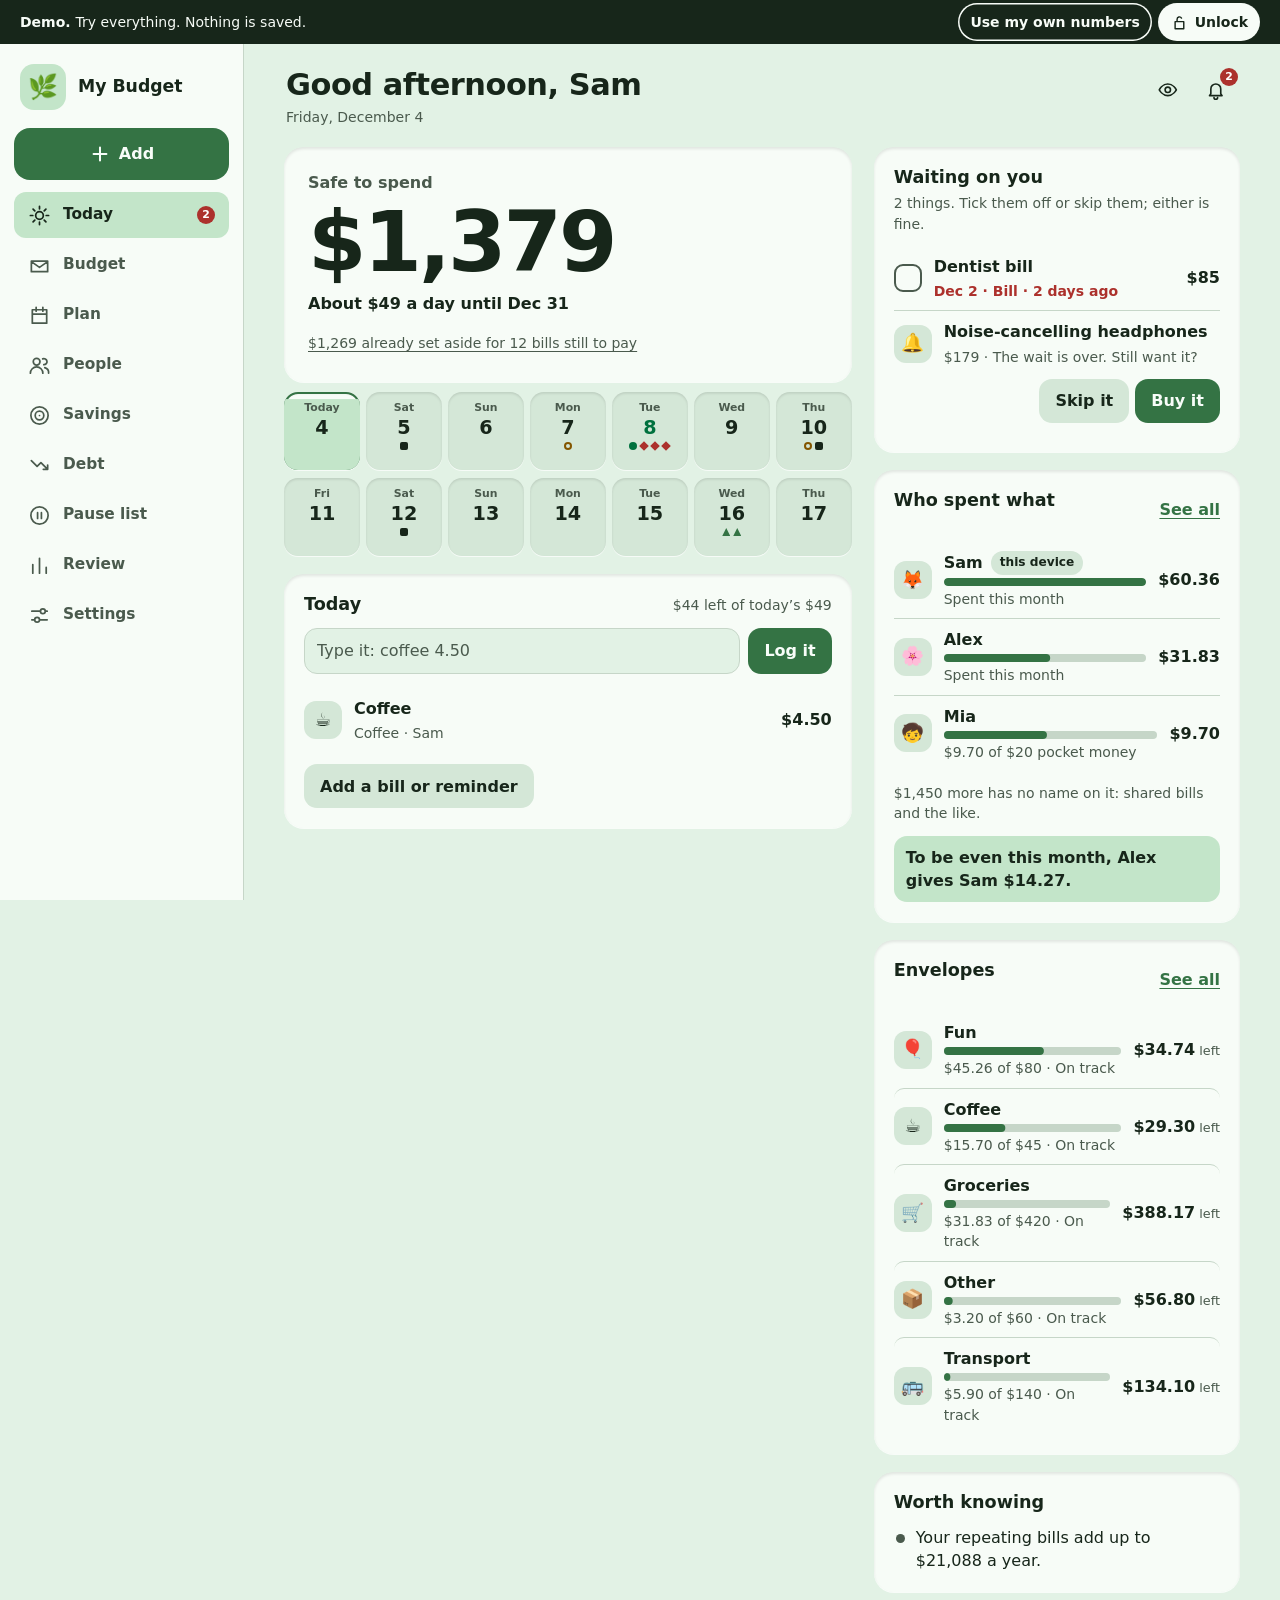
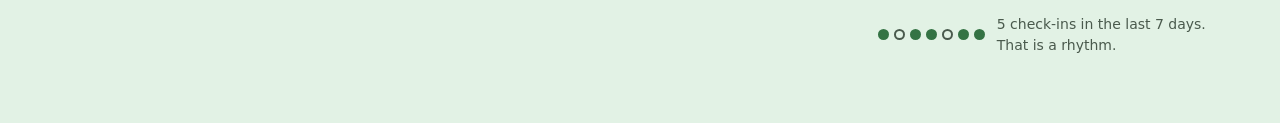
<file: index.html>
<!doctype html>
<!--
THESIS: one number that already has the bills taken out, shown inside the days it has to last. Refuses the category default of four pastel KPI cards and a donut.
OWN-WORLD: three buyer-selectable layouts on one token set generated from a single hue. Tray: recessed wells in one moulded ground. Binder: a drenched board per section with divider tabs and one ruled leaf. Tiles: flat colour fields with large light type.
STORY: the buyer sees what is safe to spend, sees which day each bill sits in, logs a purchase in seconds, and never meets a backlog.
FIRST VIEWPORT: greeting, then the safe-to-spend figure as the largest text on screen, the day strip directly beneath it, the quick-add line, and the add button in the thumb zone.
FORM: assigned direction "day tray" (4th of 7 grounded candidates) as default; two dealt challengers kept as alternates at the owner's request; conventional app shell staging; seed e1f79557.
-->
<html lang="en" data-layout="tray" data-mode="light" data-demo="1">
<head>
<meta charset="utf-8">
<meta name="viewport" content="width=device-width, initial-scale=1, viewport-fit=cover">
<title>My Budget</title>
<meta name="description" content="A calm, private budget planner for phone, tablet and computer. Try the whole app free; nothing is saved until you unlock it.">
<meta name="theme-color" content="#e6ede6">
<meta name="mobile-web-app-capable" content="yes">
<meta name="apple-mobile-web-app-capable" content="yes">
<meta name="apple-mobile-web-app-status-bar-style" content="default">
<meta name="apple-mobile-web-app-title" content="My Budget">
<meta name="format-detection" content="telephone=no">
<link rel="manifest" href="manifest.webmanifest">
<link rel="icon" href="icons/favicon.svg" type="image/svg+xml">
<link rel="apple-touch-icon" href="icons/apple-touch-icon.png">
<link rel="stylesheet" href="css/fonts.css">
<link rel="stylesheet" href="css/app.css">
</head>
<body>
<div id="app"><p class="boot">Opening your budget…</p></div>
<noscript><p class="boot">This app needs JavaScript switched on.</p></noscript>
<script src="config.js"></script>
<script src="js/core.js"></script>
<script src="js/i18n.js"></script>
<script src="js/logic.js"></script>
<script src="js/sample.js"></script>
<script src="js/ui.js"></script>
<script src="js/views.js"></script>
<script src="js/views2.js"></script>
<script src="js/settings.js"></script>
<script src="js/sync.js"></script>
<script src="js/guide.js"></script>
<script src="js/release.js"></script>
<script src="js/update.js"></script>
<script src="js/main.js"></script>
</body>
</html>
</file>
<file: css/fonts.css>
/* fonts.css: the fonts a buyer can pick in Settings. Files live in app/fonts and are fetched only when used.
   Nunito, Playfair Display and Caveat are licensed under the SIL Open Font License 1.1 (see app/fonts/OFL.txt). */

@font-face { font-family: "Nunito"; font-style: normal; font-weight: 300 900; font-display: swap; src: url("../fonts/nunito-cyrillic-ext.woff2") format("woff2"); unicode-range: U+0460-052F, U+1C80-1C8A, U+20B4, U+2DE0-2DFF, U+A640-A69F, U+FE2E-FE2F; }
@font-face { font-family: "Nunito"; font-style: normal; font-weight: 300 900; font-display: swap; src: url("../fonts/nunito-cyrillic.woff2") format("woff2"); unicode-range: U+0301, U+0400-045F, U+0490-0491, U+04B0-04B1, U+2116; }
@font-face { font-family: "Nunito"; font-style: normal; font-weight: 300 900; font-display: swap; src: url("../fonts/nunito-latin-ext.woff2") format("woff2"); unicode-range: U+0100-02BA, U+02BD-02C5, U+02C7-02CC, U+02CE-02D7, U+02DD-02FF, U+0304, U+0308, U+0329, U+1D00-1DBF, U+1E00-1E9F, U+1EF2-1EFF, U+2020, U+20A0-20AB, U+20AD-20C4, U+2113, U+2C60-2C7F, U+A720-A7FF; }
@font-face { font-family: "Nunito"; font-style: normal; font-weight: 300 900; font-display: swap; src: url("../fonts/nunito-latin.woff2") format("woff2"); unicode-range: U+0000-00FF, U+0131, U+0152-0153, U+02BB-02BC, U+02C6, U+02DA, U+02DC, U+0304, U+0308, U+0329, U+2000-206F, U+20AC, U+2122, U+2191, U+2193, U+2212, U+2215, U+FEFF, U+FFFD; }
@font-face { font-family: "Playfair Display"; font-style: normal; font-weight: 400 900; font-display: swap; src: url("../fonts/playfairdisplay-cyrillic.woff2") format("woff2"); unicode-range: U+0301, U+0400-045F, U+0490-0491, U+04B0-04B1, U+2116; }
@font-face { font-family: "Playfair Display"; font-style: normal; font-weight: 400 900; font-display: swap; src: url("../fonts/playfairdisplay-latin-ext.woff2") format("woff2"); unicode-range: U+0100-02BA, U+02BD-02C5, U+02C7-02CC, U+02CE-02D7, U+02DD-02FF, U+0304, U+0308, U+0329, U+1D00-1DBF, U+1E00-1E9F, U+1EF2-1EFF, U+2020, U+20A0-20AB, U+20AD-20C4, U+2113, U+2C60-2C7F, U+A720-A7FF; }
@font-face { font-family: "Playfair Display"; font-style: normal; font-weight: 400 900; font-display: swap; src: url("../fonts/playfairdisplay-latin.woff2") format("woff2"); unicode-range: U+0000-00FF, U+0131, U+0152-0153, U+02BB-02BC, U+02C6, U+02DA, U+02DC, U+0304, U+0308, U+0329, U+2000-206F, U+20AC, U+2122, U+2191, U+2193, U+2212, U+2215, U+FEFF, U+FFFD; }
@font-face { font-family: "Caveat"; font-style: normal; font-weight: 400 700; font-display: swap; src: url("../fonts/caveat-cyrillic-ext.woff2") format("woff2"); unicode-range: U+0460-052F, U+1C80-1C8A, U+20B4, U+2DE0-2DFF, U+A640-A69F, U+FE2E-FE2F; }
@font-face { font-family: "Caveat"; font-style: normal; font-weight: 400 700; font-display: swap; src: url("../fonts/caveat-cyrillic.woff2") format("woff2"); unicode-range: U+0301, U+0400-045F, U+0490-0491, U+04B0-04B1, U+2116; }
@font-face { font-family: "Caveat"; font-style: normal; font-weight: 400 700; font-display: swap; src: url("../fonts/caveat-latin-ext.woff2") format("woff2"); unicode-range: U+0100-02BA, U+02BD-02C5, U+02C7-02CC, U+02CE-02D7, U+02DD-02FF, U+0304, U+0308, U+0329, U+1D00-1DBF, U+1E00-1E9F, U+1EF2-1EFF, U+2020, U+20A0-20AB, U+20AD-20C4, U+2113, U+2C60-2C7F, U+A720-A7FF; }
@font-face { font-family: "Caveat"; font-style: normal; font-weight: 400 700; font-display: swap; src: url("../fonts/caveat-latin.woff2") format("woff2"); unicode-range: U+0000-00FF, U+0131, U+0152-0153, U+02BB-02BC, U+02C6, U+02DA, U+02DC, U+0304, U+0308, U+0329, U+2000-206F, U+20AC, U+2122, U+2191, U+2193, U+2212, U+2215, U+FEFF, U+FFFD; }
</file>
<file: css/app.css>
/* app.css: tokens, shell, components, then the three layout skins (tray, binder, tiles) */

/* ============ tokens ============ */
:root {
  --h: 150; --cs: .85; --so: 0;
  --font: system-ui, -apple-system, "Segoe UI", Roboto, "Helvetica Neue", Arial, sans-serif;
  --font-head: var(--font);
  /* plain fallbacks for browsers without oklch() */
  --ground: #e6ede6; --well: #f8faf7; --well-2: #dde6dc; --ink: #1d2820; --ink-2: #536158; --line: #cbd6cb;
  --accent: #3c7150; --accent-2: #2f5c40; --on-accent: #fff; --accent-soft: #d2e4d6;
  --good: #2c7848; --warn: #8a5d0c; --bad: #ab3b34; --good-soft: #d9efe0; --warn-soft: #f5e8cc; --bad-soft: #f7dcd9;
  --board: #9fc7ab; --icon-a: #cfe3d3; --icon-b: #7fb08e; --chart-b: #b7a3c9;
  --t1: #2f5f79; --t2: #7a5a2a; --t3: #5b4a86; --t4: #2d6a5f; --t5: #7d3f5c; --t6: #4a5f2a;
  --r-lg: 20px; --r-md: 13px; --hw: 700;
  --panel-bg: var(--well); --field-bg: var(--ground); --sheet-bg: var(--well); --nav-bg: var(--well);
  --panel-sh: inset 0 2px 3px rgb(0 0 0 / .09), 0 1px 0 rgb(255 255 255 / .75);
  --well-sh: inset 0 1.5px 2.5px rgb(0 0 0 / .11), 0 1px 0 rgb(255 255 255 / .7);
  --bar-h: 0px;
}
@supports (color: oklch(50% .1 150)) {
  :root {
    --ground: oklch(94.5% calc(.028 * var(--cs)) var(--h));
    --well: oklch(98.6% calc(.010 * var(--cs)) var(--h));
    --well-2: oklch(91% calc(.036 * var(--cs)) var(--h));
    --ink: oklch(25% calc(.035 * var(--cs)) var(--h));
    --ink-2: oklch(45% calc(.035 * var(--cs)) var(--h));
    --line: oklch(86% calc(.03 * var(--cs)) var(--h));
    --accent: oklch(50% calc(.115 * var(--cs)) var(--h));
    --accent-2: oklch(42% calc(.11 * var(--cs)) var(--h));
    --on-accent: oklch(99% .008 var(--h));
    --accent-soft: oklch(89% calc(.062 * var(--cs)) var(--h));
    --good: oklch(48% .12 155); --warn: oklch(49% .105 75); --bad: oklch(50% .16 27);
    --good-soft: oklch(93% .05 155); --warn-soft: oklch(93% .06 85); --bad-soft: oklch(93% .04 27);
    --board: oklch(79% calc(.09 * var(--cs)) calc(var(--h) + var(--so)));
    --icon-a: oklch(88% calc(.075 * var(--cs)) var(--h)); --icon-b: oklch(70% calc(.115 * var(--cs)) var(--h));
    --chart-b: oklch(76% calc(.065 * var(--cs)) calc(var(--h) + 150));
    /* tiles: one family. Neighbouring hues at stepped lightness, plus the complement for the odd one out. */
    --t1: oklch(41% calc(.10 * var(--cs)) calc(var(--h) + 18));
    --t2: oklch(54% calc(.115 * var(--cs)) calc(var(--h) - 18));
    --t3: oklch(46% calc(.10 * var(--cs)) calc(var(--h) + 180));
    --t4: oklch(35% calc(.085 * var(--cs)) var(--h));
    --t5: oklch(49% calc(.11 * var(--cs)) calc(var(--h) + 36));
    --t6: oklch(44% calc(.10 * var(--cs)) calc(var(--h) - 36));
  }
  [data-mode="dark"] {
    --ground: oklch(19% calc(.024 * var(--cs)) var(--h));
    --well: oklch(24.5% calc(.028 * var(--cs)) var(--h));
    --well-2: oklch(30% calc(.034 * var(--cs)) var(--h));
    --ink: oklch(95% calc(.014 * var(--cs)) var(--h));
    --ink-2: oklch(77% calc(.03 * var(--cs)) var(--h));
    --line: oklch(36% calc(.032 * var(--cs)) var(--h));
    --accent: oklch(79% calc(.11 * var(--cs)) var(--h));
    --accent-2: oklch(86% calc(.09 * var(--cs)) var(--h));
    --on-accent: oklch(19% calc(.04 * var(--cs)) var(--h));
    --accent-soft: oklch(36% calc(.065 * var(--cs)) var(--h));
    --good: oklch(81% .13 155); --warn: oklch(83% .115 82); --bad: oklch(77% .125 27);
    --good-soft: oklch(31% .05 155); --warn-soft: oklch(32% .05 82); --bad-soft: oklch(31% .06 27);
    --board: oklch(33% calc(.075 * var(--cs)) calc(var(--h) + var(--so)));
    --chart-b: oklch(52% calc(.07 * var(--cs)) calc(var(--h) + 150));
  }
}
[data-mode="dark"] {
  color-scheme: dark;
  --panel-sh: inset 0 2px 4px rgb(0 0 0 / .4), 0 1px 0 rgb(255 255 255 / .05);
  --well-sh: inset 0 1.5px 3px rgb(0 0 0 / .45), 0 1px 0 rgb(255 255 255 / .05);
}
/* fonts: the bundled ones are declared in fonts.css and fetched only when chosen */
[data-font="rounded"] { --font: "Nunito", ui-rounded, "SF Pro Rounded", "Arial Rounded MT Bold", system-ui, sans-serif; }
[data-font="elegant"] { --font: Georgia, "Iowan Old Style", "Palatino Linotype", "Noto Serif", serif; --font-head: "Playfair Display", Georgia, "Noto Serif", serif; }
[data-font="hand"] { --font: "Caveat", "Segoe Print", "Bradley Hand", "Comic Sans MS", cursive; }
[data-font="mono"] { --font: ui-monospace, "SF Mono", "Cascadia Mono", Consolas, "Courier New", monospace; }
[data-demo="1"] { --bar-h: 44px; }

/* ============ base ============ */
*, *::before, *::after { box-sizing: border-box; }
html { -webkit-text-size-adjust: 100%; color-scheme: light; scroll-padding-top: calc(var(--bar-h) + 12px); }
body { margin: 0; min-height: 100dvh; font: 1rem/1.45 var(--font); color: var(--ink); background: var(--ground); -webkit-tap-highlight-color: transparent; overflow-x: hidden; }
h1, h2, h3, p, ul, ol, dl, dd, figure { margin: 0; }
ul, ol { padding: 0; list-style: none; }
h1, h2, .hero-num, .tile-big, .step-title, .amount-out, .amount-in, .person-total { font-family: var(--font-head); }
h1 { font-size: 1.65rem; line-height: 1.15; letter-spacing: -.015em; font-weight: var(--hw); text-wrap: balance; }
h2 { font-size: 1.1rem; line-height: 1.25; font-weight: var(--hw); }
h3 { font-size: .95rem; font-weight: 700; }
button, input, select, textarea { font: inherit; color: inherit; }
button { cursor: pointer; background: none; border: 0; padding: 0; text-align: inherit; }
a { color: var(--accent); }
[hidden] { display: none !important; }
:focus-visible { outline: 2.5px solid var(--accent); outline-offset: 2px; border-radius: 8px; }
.ic { width: 1.35em; height: 1.35em; flex: none; fill: none; stroke: currentColor; stroke-width: 1.8; stroke-linecap: round; stroke-linejoin: round; }
.sub, .row-meta, .field-hint, .quiet { color: var(--ink-2); font-size: .875rem; }
.quiet { padding: 6px 0; }
.lead { font-size: 1.02rem; }
.note { background: var(--warn-soft); color: var(--ink); border-radius: var(--r-md); padding: 10px 12px; font-size: .9rem; }
.error { color: var(--bad); min-height: 1.2em; }
.boot { padding: 40vh 24px 0; text-align: center; color: var(--ink-2); }
code { font-family: ui-monospace, Consolas, monospace; background: var(--well-2); padding: 1px 6px; border-radius: 6px; font-size: .9em; }
.hero-num, .row-amt, .figures dd, .tile-big, .amount, .num, .ranked-val, .plan-result, .slider strong, .person-total { font-variant-numeric: lining-nums tabular-nums; }

/* ============ shell: phone first ============ */
#app { display: flex; flex-direction: column; min-height: 100dvh; }
main { flex: 1; min-width: 0; padding: 4px 14px calc(104px + env(safe-area-inset-bottom)); outline: none; }
.page { max-width: 720px; margin: 0 auto; display: flex; flex-direction: column; gap: 14px; }
.cols { display: flex; flex-direction: column; gap: 14px; }
.col-main, .col-side { display: flex; flex-direction: column; gap: 14px; min-width: 0; }

.demo-bar { position: sticky; top: 0; z-index: 30; height: var(--bar-h); display: flex; align-items: center; justify-content: space-between; gap: 10px; padding: 0 12px; background: var(--ink); color: var(--well); font-size: .875rem; }
.demo-bar p { white-space: nowrap; overflow: hidden; text-overflow: ellipsis; min-width: 0; }
.demo-actions { display: flex; gap: 6px; flex: none; }
.demo-bar .chip { background: transparent; color: inherit; box-shadow: inset 0 0 0 1.5px currentColor; min-height: 38px; }
.demo-bar .chip.solid { background: var(--well); color: var(--ink); box-shadow: none; }
.demo-bar .demo-own { display: none; }

.nav { position: fixed; inset: auto 0 0 0; z-index: 20; display: flex; align-items: stretch; justify-content: space-around; gap: 2px; background: var(--nav-bg); border-top: 1px solid var(--line); padding: 6px 8px calc(6px + env(safe-area-inset-bottom)); }
.brand { display: none; }
.nav-item { flex: 1; position: relative; display: flex; flex-direction: column; align-items: center; justify-content: center; gap: 2px; min-height: 52px; padding: 4px 2px; border-radius: 12px; font-size: .72rem; font-weight: 600; color: var(--ink-2); text-decoration: none; }
.nav-item[aria-current="page"] { color: var(--ink); font-weight: 800; background: var(--accent-soft); }
.nav-item .ic { width: 23px; height: 23px; }
.nav-item > span:not(.badge) { max-width: 100%; overflow: hidden; text-overflow: ellipsis; white-space: nowrap; }
.nav-x { display: none; }
.nav-item[data-id="today"] { order: 1; } .nav-item[data-id="budget"] { order: 2; } .nav-add { order: 3; } .nav-item[data-id="plan"] { order: 4; } .nav-more { order: 5; }
.nav-add { flex: none; align-self: center; width: 58px; height: 58px; margin: -22px 6px 0; border-radius: 50%; display: grid; place-items: center; background: var(--accent); color: var(--on-accent); box-shadow: 0 6px 14px -4px rgb(0 0 0 / .4), 0 0 0 5px var(--nav-bg); transition: transform .12s, background .15s; }
.nav-add .ic { width: 28px; height: 28px; stroke-width: 2.2; }
.nav-add span { display: none; }
.nav-add:hover { background: var(--accent-2); } .nav-add:active { transform: scale(.94); }
.badge { position: absolute; top: 2px; left: calc(50% + 6px); min-width: 18px; height: 18px; padding: 0 5px; border-radius: 9px; background: var(--bad); color: #fff; font-size: .68rem; font-weight: 800; display: grid; place-items: center; line-height: 1; }
[data-mode="dark"] .badge { color: #1a0f0e; }

.page-head { display: flex; align-items: flex-start; justify-content: space-between; gap: 12px; padding: 12px 2px 2px; }
.page-head .sub { margin-top: 4px; max-width: 62ch; }
.page-actions { display: flex; gap: 4px; flex: none; }
.toolbar { display: flex; flex-wrap: wrap; align-items: center; justify-content: space-between; gap: 10px; }
.monthnav { display: flex; flex-wrap: wrap; align-items: center; gap: 2px; }
.monthnav-label { min-width: 8em; text-align: center; font-size: 1rem; }

/* ============ components ============ */
.panel { background: var(--panel-bg); border-radius: var(--r-lg); padding: 16px; box-shadow: var(--panel-sh); display: flex; flex-direction: column; gap: 12px; min-width: 0; }
.panel-head { display: flex; align-items: baseline; justify-content: space-between; gap: 4px 12px; flex-wrap: wrap; }
.panel > h3 { margin-top: 6px; }

.rows { display: flex; flex-direction: column; }
.row { display: flex; align-items: center; gap: 12px; width: 100%; min-height: 54px; padding: 9px 0; border-top: 1px solid var(--line); color: inherit; text-decoration: none; }
.rows > .row:first-child { border-top: 0; }
.row-btn { border-radius: 10px; transition: background .15s; }
.row-btn:hover, .row-main:is(button):hover { background: color-mix(in oklab, var(--well-2) 55%, transparent); }
.row-main { flex: 1; min-width: 0; display: flex; flex-direction: column; gap: 3px; text-align: left; border-radius: 8px; }
button.row-main { min-height: 40px; justify-content: center; }
.row-title { font-weight: 600; overflow-wrap: anywhere; display: flex; align-items: center; gap: 8px; flex-wrap: wrap; }
.row-amt { font-weight: 650; white-space: nowrap; text-align: right; }
.row-amt small { font-weight: 500; font-size: .8rem; color: var(--ink-2); }
.row-amt.in { color: var(--good); }
.row.done .row-title { text-decoration: line-through; color: var(--ink-2); }
.row.late .row-meta { color: var(--bad); font-weight: 600; }
.row.skipped .row-title { color: var(--ink-2); text-decoration: line-through; }
.row-emoji { width: 38px; height: 38px; flex: none; display: grid; place-items: center; border-radius: 12px; background: var(--well-2); font-size: 1.15rem; }
.row-actions { display: flex; gap: 6px; flex: none; flex-wrap: wrap; justify-content: flex-end; }
/* a wish on the pause list: its buttons drop to their own line before the name is squeezed */
.pause-row { flex-wrap: wrap; }
.pause-row .row-main { flex: 1 1 170px; }
.pause-row .row-actions { margin-left: auto; }
.inline-ic .ic { width: 1em; height: 1em; color: var(--ink-2); }
.tick { position: relative; width: 28px; height: 28px; flex: none; display: grid; place-items: center; border-radius: 9px; border: 2px solid var(--ink-2); color: var(--on-accent); transition: background .15s, border-color .15s; }
.tick::after { content: ""; position: absolute; inset: -9px; }
.tick[aria-checked="true"] { background: var(--accent); border-color: var(--accent); }
.tick .ic { width: 18px; height: 18px; stroke-width: 2.6; }
.date-head { padding: 14px 0 2px; color: var(--ink); }
.date-head small { font-weight: 500; color: var(--ink-2); }
.agenda > .date-head:first-child { padding-top: 0; }

.meter { height: 8px; border-radius: 99px; background: var(--well-2); overflow: hidden; width: 100%; }
.meter i { display: block; width: 100%; height: 100%; border-radius: inherit; background: var(--accent); transform: translateX(calc((var(--p, 0) - 1) * 100%)); }
.meter[data-state="near"] i { background: var(--warn); }
.meter[data-state="over"] i { background: var(--bad); }
.panel .meter, .sheet .meter { background: var(--line); }

.btn { display: inline-flex; align-items: center; justify-content: center; gap: 8px; min-height: 44px; padding: 6px 16px; border-radius: var(--r-md); background: var(--well-2); color: var(--ink); font-weight: 650; line-height: 1.2; text-align: center; text-decoration: none; transition: background .15s, transform .1s; }
.btn:hover { background: var(--line); } .btn:active { transform: scale(.98); }
.btn.primary { background: var(--accent); color: var(--on-accent); } .btn.primary:hover { background: var(--accent-2); }
.btn.danger { background: var(--bad-soft); color: var(--bad); }
.btn.grow { flex: 1; }
.link { display: inline-flex; align-items: center; color: var(--accent); font-weight: 650; text-decoration: underline; text-underline-offset: 3px; min-height: 40px; align-self: flex-start; text-align: left; }
.link.danger { color: var(--bad); }
.icon-btn { position: relative; width: 44px; height: 44px; flex: none; display: grid; place-items: center; border-radius: 12px; color: var(--ink); transition: background .15s; }
.icon-btn:hover { background: var(--well-2); }
.icon-btn .badge { top: 0; left: auto; right: 0; }
.actions { display: flex; flex-wrap: wrap; justify-content: flex-end; gap: 8px; }
.actions.start { justify-content: flex-start; }
.stack { display: flex; flex-direction: column; gap: 10px; }
.chip { display: inline-flex; align-items: center; justify-content: center; gap: 6px; min-height: 40px; padding: 0 12px; border-radius: 99px; background: var(--well-2); color: var(--ink); font-weight: 600; font-size: .875rem; white-space: nowrap; flex: none; }
.chip.big { min-height: 46px; padding: 0 14px; font-size: .95rem; border-radius: 14px; }
.chip.emoji { width: 46px; min-height: 46px; padding: 0; font-size: 1.3rem; border-radius: 14px; }
.chip[aria-pressed="true"] { background: var(--accent); color: var(--on-accent); box-shadow: 0 0 0 2px var(--sheet-bg), 0 0 0 4px var(--accent); }
.chips { display: flex; flex-wrap: wrap; gap: 8px; align-items: center; }
.seg { display: inline-flex; max-width: 100%; overflow-x: auto; background: var(--well-2); border-radius: 12px; padding: 3px; gap: 2px; }
.panel .seg, .sheet .seg { background: var(--line); }
.seg button { min-height: 42px; padding: 0 12px; border-radius: 9px; font-weight: 600; font-size: .875rem; color: var(--ink-2); white-space: nowrap; }
.seg button[aria-pressed="true"] { background: var(--well); color: var(--ink); box-shadow: 0 1px 2px rgb(0 0 0 / .14); }
.pill { display: inline-flex; align-items: center; min-height: 24px; padding: 0 9px; border-radius: 99px; background: var(--well-2); color: var(--ink); font-size: .76rem; font-weight: 700; white-space: nowrap; flex: none; align-self: center; }
.pill[data-tone="good"] { background: var(--good-soft); color: var(--good); }
.pill[data-tone="warn"] { background: var(--warn-soft); color: var(--warn); }
.pill-btn { min-height: 40px; min-width: 6.4em; justify-content: center; }
.empty { display: flex; flex-direction: column; align-items: flex-start; gap: 12px; padding: 8px 0; max-width: 52ch; }

.form { display: flex; flex-direction: column; gap: 12px; }
.form-row { display: grid; grid-template-columns: 1fr 1fr; gap: 12px; align-items: end; }
.form-row.emoji-row { grid-template-columns: 78px 1fr; }
.field { display: flex; flex-direction: column; gap: 5px; min-width: 0; }
.field-label { font-size: .85rem; font-weight: 650; }
input[type="text"], input[type="date"], input[type="time"], input[type="search"], select, textarea { width: 100%; min-height: 46px; padding: 10px 12px; border-radius: var(--r-md); border: 1.5px solid var(--line); background: var(--field-bg); font-size: 1rem; }
textarea { resize: vertical; line-height: 1.4; }
input::placeholder, textarea::placeholder { color: var(--ink-2); opacity: 1; }
input:focus-visible, select:focus-visible, textarea:focus-visible { outline-offset: 0; border-color: var(--accent); }
input[type="range"] { width: 100%; min-height: 44px; accent-color: var(--accent); }
.emoji-in { text-align: center; font-size: 1.2rem; padding: 6px; }
.chips .emoji-in { width: 86px; font-size: .95rem; }
.code-in { text-align: center; letter-spacing: .12em; font-weight: 700; text-transform: uppercase; }
.code-box { font-family: ui-monospace, Consolas, monospace; font-size: .85rem; word-break: break-all; }
.check { display: flex; align-items: flex-start; gap: 10px; min-height: 44px; padding: 8px 0; font-weight: 600; }
.check input { width: 22px; height: 22px; flex: none; margin: 1px 0 0; accent-color: var(--accent); }
.check .field-hint { display: block; font-weight: 400; }
.toggles { display: flex; flex-direction: column; }
.toggle { display: flex; align-items: center; justify-content: space-between; gap: 16px; min-height: 56px; padding: 8px 0; border-top: 1px solid var(--line); }
.toggle-text { display: flex; flex-direction: column; gap: 2px; }
.toggle-label { font-weight: 600; }
input[role="switch"] { appearance: none; -webkit-appearance: none; position: relative; width: 52px; height: 31px; flex: none; border-radius: 99px; background: var(--ink-2); cursor: pointer; transition: background .2s; }
input[role="switch"]::after { content: ""; position: absolute; top: 3px; left: 3px; width: 25px; height: 25px; border-radius: 50%; background: var(--well); box-shadow: 0 1px 3px rgb(0 0 0 / .3); transition: translate .2s; }
input[role="switch"]:checked { background: var(--accent); }
input[role="switch"]:checked::after { translate: 21px 0; }
.search { display: flex; align-items: center; gap: 8px; padding: 0 12px; border-radius: var(--r-md); border: 1.5px solid var(--line); background: var(--field-bg); color: var(--ink-2); }
.search input { border: 0; background: transparent; padding-left: 0; color: var(--ink); }
.search:focus-within { border-color: var(--accent); }
.search input:focus-visible { outline: none; }

.quick { display: flex; gap: 8px; }
.quick-input { flex: 1; min-width: 0; }

.figures { display: grid; grid-template-columns: repeat(2, 1fr); gap: 12px 16px; }
.figures dt { font-size: .82rem; color: var(--ink-2); font-weight: 600; }
.figures dd { font-size: 1.25rem; font-weight: 700; }
.figures .strong dd { color: var(--accent); }

.insights { display: flex; flex-direction: column; gap: 10px; }
.insights li { position: relative; padding-left: 22px; }
.insights li::before { content: ""; position: absolute; left: 2px; top: .5em; width: 9px; height: 9px; border-radius: 50%; background: var(--ink-2); }
.insights li[data-tone="good"]::before { background: var(--good); }
.insights li[data-tone="warn"]::before { background: var(--warn); border-radius: 2px; rotate: 45deg; }
.rhythm { display: flex; align-items: center; gap: 12px; padding: 4px 4px; color: var(--ink-2); font-size: .875rem; }
.rhythm-dots { display: flex; gap: 5px; flex: none; }
.rhythm-dots i { width: 11px; height: 11px; border-radius: 50%; box-shadow: inset 0 0 0 2px var(--ink-2); }
.rhythm-dots i[data-on] { background: var(--accent); box-shadow: none; }
.welcome { background: var(--accent-soft); box-shadow: none; }
.steps { display: flex; flex-direction: column; gap: 10px; padding-left: 1.3em; list-style: disc; font-size: .93rem; }
ol.steps { list-style: decimal; }
.steps .actions { margin-top: 8px; }
.more-info { border-top: 1px solid var(--line); padding-top: 4px; }
.more-info summary { cursor: pointer; font-weight: 650; min-height: 44px; display: flex; align-items: center; }
.more-info[open] summary { margin-bottom: 8px; }
.more-info .field-hint { margin-top: 10px; }
.about { text-align: center; padding: 12px; }

/* marks: every kind has its own shape as well as its own colour */
.day-marks { display: flex; gap: 3px; min-height: 9px; flex-wrap: wrap; justify-content: center; align-items: center; }
.mark { width: 8px; height: 8px; flex: none; display: inline-block; background: var(--ink-2); }
.mark[data-type="in"] { border-radius: 50%; background: var(--good); }
.mark[data-type="out"] { border-radius: 2px; background: var(--ink); }
.mark[data-type="save"] { clip-path: polygon(50% 0, 100% 100%, 0 100%); background: var(--accent); }
.mark[data-type="debt"] { rotate: 45deg; scale: .85; background: var(--bad); }
.mark[data-type="note"] { border-radius: 50%; background: transparent; box-shadow: inset 0 0 0 2px var(--warn); }
.mark[data-done] { opacity: .35; }
.legend { display: flex; flex-wrap: wrap; gap: 6px 16px; font-size: .82rem; color: var(--ink-2); }
.legend li { display: flex; align-items: center; gap: 6px; }
.swatch { width: 12px; height: 12px; border-radius: 3px; display: inline-block; }
.swatch.in, .ybars .in { background: var(--accent); }
.swatch.out, .ybars .out { background: var(--chart-b); }

/* ============ Today ============ */
.tray { display: flex; flex-direction: column; gap: 10px; }
.hero { background: var(--panel-bg); border-radius: var(--r-lg); padding: 18px 18px 14px; box-shadow: var(--panel-sh); }
.hero-label { font-weight: 650; color: var(--ink-2); }
.hero-num { font-size: clamp(3.2rem, 17vw, 4.75rem); font-weight: 760; line-height: 1; letter-spacing: -.035em; margin: 6px 0 8px; }
.hero-sub { font-weight: 600; }
.hero-note { margin-top: 8px; min-height: 40px; color: var(--ink-2); font-size: .875rem; text-decoration: underline; text-underline-offset: 3px; }
.hero-num.long { font-size: clamp(2.1rem, 11vw, 3.4rem); letter-spacing: -.025em; overflow-wrap: anywhere; }
.strip { display: grid; grid-template-columns: repeat(7, minmax(0, 1fr)); gap: 6px; }
.day { position: relative; overflow: hidden; display: flex; flex-direction: column; align-items: center; gap: 2px; min-height: 78px; padding: 8px 1px 7px; border-radius: 14px; background: var(--well-2); box-shadow: var(--well-sh); }
.day:nth-child(n+8) { display: none; }
.day > * { position: relative; z-index: 1; }
.day-wd { font-size: .68rem; font-weight: 650; color: var(--ink-2); }
.day-n { font-size: 1.2rem; font-weight: 720; line-height: 1.15; }
.day[aria-pressed="true"] { background: var(--well); outline: 2.5px solid var(--accent); outline-offset: -2.5px; }
/* the keyboard's place must not look like the selected day or like today */
.day:focus-visible, .cal-day:focus-visible, .ycol:focus-visible { outline: 3px solid var(--ink); outline-offset: 2px; }
.day.is-today::before { content: ""; position: absolute; z-index: 0; inset: 0; background: var(--accent-soft); transform: scaleY(var(--fill, 0)); transform-origin: bottom; transition: transform .8s cubic-bezier(.16, 1, .3, 1); }
.day.has-pay .day-n { color: var(--good); }
.daypanel .quick { margin-bottom: 2px; }

.tiles { display: grid; grid-template-columns: repeat(2, minmax(0, 1fr)); gap: 8px; }
.tile { display: flex; flex-direction: column; justify-content: space-between; gap: 8px; min-height: 124px; padding: 14px; border-radius: var(--r-lg); background: var(--tile, var(--accent)); color: #fff; text-align: left; transition: filter .15s, transform .12s; }
.tile:hover { filter: brightness(1.08); } .tile:active { transform: scale(.985); }
.t-hero { grid-column: 1 / -1; min-height: 200px; background: var(--accent); color: var(--on-accent); }
.tile-label { font-size: .98rem; font-weight: 500; }
.tile-big { font-size: clamp(1.55rem, 7.2vw, 2.3rem); font-weight: 300; line-height: 1.05; letter-spacing: -.02em; overflow-wrap: anywhere; }
.t-hero .tile-big { font-size: clamp(3.8rem, 21vw, 6rem); letter-spacing: -.04em; }
.tile-big.words { font-size: clamp(1.25rem, 5.4vw, 1.7rem); overflow-wrap: break-word; hyphens: auto; }
.tile-small { font-size: .86rem; }
.t1 { --tile: var(--t1); } .t2 { --tile: var(--t2); } .t3 { --tile: var(--t3); } .t4 { --tile: var(--t4); } .t5 { --tile: var(--t5); } .t6 { --tile: var(--t6); }

/* ============ Plan ============ */
.cal { display: grid; grid-template-columns: repeat(7, minmax(0, 1fr)); gap: 4px; }
.cal-wd { text-align: center; font-size: .72rem; font-weight: 650; color: var(--ink-2); padding: 4px 0; }
.cal-day { display: flex; flex-direction: column; align-items: center; justify-content: space-between; min-height: 50px; padding: 6px 1px; border-radius: 10px; background: var(--well-2); font-weight: 650; }
.panel .cal-day { background: var(--ground); }
.cal-day.past .cal-n { color: var(--ink-2); font-weight: 500; }
.cal-day.is-today { outline: 2.5px solid var(--accent); outline-offset: -2.5px; }
.cal-day:hover { background: var(--accent-soft); }

/* ============ Debt, Review ============ */
.slider { display: flex; flex-direction: column; gap: 2px; }
.plan-result { font-size: 1.02rem; font-weight: 600; }
.ranked { display: flex; flex-direction: column; gap: 10px; }
.ranked-row { display: grid; grid-template-columns: minmax(0, 1fr) auto; gap: 4px 12px; align-items: center; }
.ranked-name { grid-area: 1 / 1; font-weight: 600; overflow-wrap: anywhere; }
.ranked-val { grid-area: 1 / 2; font-weight: 650; text-align: right; white-space: nowrap; }
.ranked-val small { font-weight: 500; color: var(--ink-2); }
.ranked-bar { grid-area: 2 / 1 / 3 / -1; height: 10px; border-radius: 4px; background: var(--line); overflow: hidden; }
.ranked-bar i { display: block; height: 100%; border-radius: 0 4px 4px 0; background: var(--accent); }
.yearchart { display: grid; grid-template-columns: repeat(12, minmax(0, 1fr)); gap: 2px; align-items: end; }
.ycol { display: flex; flex-direction: column; align-items: center; gap: 4px; padding: 4px 0; border-radius: 8px; }
.ycol:hover, .ycol.is-sel { background: var(--well-2); }
.panel .ycol:hover, .panel .ycol.is-sel { background: var(--ground); }
.ybars { display: flex; align-items: flex-end; justify-content: center; gap: 2px; height: 120px; width: 100%; }
.ybars i { width: 38%; max-width: 14px; min-height: 2px; border-radius: 4px 4px 0 0; }
.ylab { font-size: .68rem; font-weight: 600; color: var(--ink-2); }
.chart-readout { font-size: .9rem; font-weight: 600; min-height: 1.5em; }
.table { width: 100%; border-collapse: collapse; font-size: .93rem; }
.table th { text-align: left; font-size: .8rem; color: var(--ink-2); font-weight: 650; padding: 6px 4px; }
.table td { padding: 9px 4px; border-top: 1px solid var(--line); }
.table .num { text-align: right; }

/* ============ Settings ============ */
.choices { display: grid; grid-template-columns: repeat(3, minmax(0, 1fr)); gap: 8px; }
.choice { display: flex; flex-direction: column; gap: 6px; padding: 10px; border-radius: var(--r-md); background: var(--field-bg); box-shadow: inset 0 0 0 1.5px var(--line); text-align: left; }
.choice[aria-pressed="true"] { box-shadow: inset 0 0 0 2.5px var(--accent); }
.choice .field-hint { font-size: .78rem; line-height: 1.3; }
.thumb { display: grid; gap: 3px; height: 54px; padding: 5px; border-radius: 8px; background: var(--ground); }
.thumb i { border-radius: 3px; background: var(--well); box-shadow: inset 0 1px 1px rgb(0 0 0 / .12); }
.thumb-tray { grid-template: 1.4fr 1fr / repeat(3, 1fr); } .thumb-tray i:first-child { grid-column: 1 / -1; }
.thumb-binder { grid-template: 1fr / 1fr; background: var(--board); padding: 5px 5px 5px 14px; position: relative; }
.thumb-binder i:not(:first-child) { display: none; }
.thumb-binder::before { content: ""; position: absolute; left: 4px; top: 8px; width: 10px; height: 12px; border-radius: 3px 0 0 3px; background: var(--well); box-shadow: 0 16px 0 var(--accent-soft); }
.thumb-tiles { grid-template: 1.3fr 1fr / 1fr 1fr; background: var(--well); padding: 0; gap: 2px; overflow: hidden; }
.thumb-tiles i { border-radius: 2px; box-shadow: none; background: var(--t1); } .thumb-tiles i:first-child { grid-column: 1 / -1; background: var(--accent); } .thumb-tiles i:nth-child(3) { background: var(--t2); } .thumb-tiles i:nth-child(4) { display: none; }
.swatches { display: flex; flex-wrap: wrap; gap: 8px; }
.sw { display: inline-flex; align-items: center; gap: 8px; min-height: 40px; padding: 0 12px 0 8px; border-radius: 99px; background: var(--field-bg); box-shadow: inset 0 0 0 1.5px var(--line); font-size: .875rem; font-weight: 600; }
.sw i { width: 22px; height: 22px; border-radius: 50%; background: #6c9a7b; }
@supports (color: oklch(50% .1 150)) { .sw i { background: oklch(62% calc(.12 * var(--cs)) var(--h)); } .thumb-binder { background: oklch(79% calc(.09 * var(--cs)) var(--h)); } }
.sw[aria-pressed="true"] { box-shadow: inset 0 0 0 2.5px var(--accent); }
.step-of { font-size: .82rem; font-weight: 650; color: var(--ink-2); }
.step-title { font-size: 1.35rem; font-weight: var(--hw); margin-top: -8px; }
.bill-list { display: flex; flex-direction: column; }
.bill { display: grid; grid-template-columns: minmax(0, 1fr) 96px 78px; gap: 8px; align-items: center; padding: 6px 0; border-top: 1px solid var(--line); }
.bill:first-child { border-top: 0; }
.day-of { display: flex; align-items: center; gap: 6px; font-size: .82rem; color: var(--ink-2); }
.day-of input { text-align: center; padding: 10px 4px; }

/* ============ sheets ============ */
dialog.sheet { position: fixed; inset: 0; width: 100%; height: 100%; max-width: none; max-height: none; margin: 0; padding: 0; border: 0; background: transparent; color: var(--ink); overflow: hidden; }
dialog.sheet[open] { display: flex; align-items: flex-end; justify-content: center; }
dialog.sheet::backdrop { background: rgb(8 12 10 / .5); }
.sheet-in { width: 100%; max-width: 560px; max-height: 92dvh; overflow-y: auto; overscroll-behavior: contain; background: var(--sheet-bg); border-radius: 22px 22px 0 0; padding: 6px 18px calc(18px + env(safe-area-inset-bottom)); box-shadow: 0 -10px 34px rgb(0 0 0 / .25); animation: rise .3s cubic-bezier(.16, 1, .3, 1); }
.sheet-head { position: sticky; top: -6px; z-index: 2; display: flex; align-items: center; justify-content: space-between; gap: 12px; padding: 10px 0 6px; background: var(--sheet-bg); }
.sheet-head h2 { font-size: 1.2rem; overflow-wrap: anywhere; }
.sheet-body { display: flex; flex-direction: column; gap: 14px; padding-bottom: 4px; }
.sheet-body .actions { margin-top: 2px; }
.sheet-body .stack .btn { width: 100%; min-height: 50px; }
@keyframes rise { from { translate: 0 40px; opacity: 0; } }
.amount { display: flex; align-items: baseline; justify-content: center; gap: 6px; padding: 4px 0; }
.amount-cur { font-size: 1.5rem; font-weight: 600; color: var(--ink-2); }
.amount-out, .amount-in { font-size: 3.2rem; font-weight: 740; line-height: 1.1; letter-spacing: -.03em; }
input.amount-in { font-size: 3.2rem; font-weight: 740; width: 4.2em; max-width: 100%; min-height: 68px; padding: 0; border: 0; border-bottom: 2.5px solid var(--line); border-radius: 0; background: transparent; text-align: center; }
input.amount-in:focus-visible { outline: none; border-color: var(--accent); }
.keypad { display: grid; grid-template-columns: repeat(3, 1fr); gap: 8px; }
.keypad button { min-height: 54px; display: grid; place-items: center; border-radius: 14px; background: var(--ground); font-size: 1.4rem; font-weight: 600; transition: background .1s; }
.keypad button:active { background: var(--accent-soft); }
/* touch: envelopes scroll sideways in two rows so the keypad stays under the thumb */
.add-touch .chips { display: grid; grid-auto-flow: column; grid-template-rows: repeat(2, auto); justify-content: start; overflow-x: auto; padding: 2px 2px 6px; margin: 0 -18px; padding-inline: 18px; scrollbar-width: none; }
.add-touch .chips::-webkit-scrollbar { display: none; }
.add-touch .keypad button { min-height: 50px; }
.add-touch .amount-out { font-size: 3.4rem; }

/* ============ toasts ============ */
.toasts { position: fixed; inset: auto 0 calc(96px + env(safe-area-inset-bottom)) 0; z-index: 60; display: flex; flex-direction: column; align-items: center; gap: 8px; padding: 0 14px; margin: 0; border: 0; background: transparent; width: 100%; max-width: none; pointer-events: none; overflow: visible; }
.toasts:empty { display: none; }
.toast { pointer-events: auto; display: flex; align-items: center; gap: 14px; max-width: 520px; padding: 12px 16px; border-radius: 14px; background: var(--ink); color: var(--well); font-size: .93rem; font-weight: 550; box-shadow: 0 10px 28px -8px rgb(0 0 0 / .45); animation: rise .25s cubic-bezier(.16, 1, .3, 1); }
.toast-btn { flex: none; min-height: 40px; padding: 0 10px; margin: -6px -6px -6px 0; border-radius: 9px; font-weight: 800; color: inherit; text-decoration: underline; text-underline-offset: 3px; }

/* ============ calm mode, motion, text ============ */
[data-calm="1"] .page-today .calm-hide { display: none; }
[data-motion="0"] *, [data-motion="0"] *::before, [data-motion="0"] *::after { animation: none !important; transition: none !important; }
@media (prefers-reduced-motion: reduce) { *, *::before, *::after { animation: none !important; transition: none !important; } }

@media (max-width: 520px) {
  .pause-row { flex-wrap: wrap; }
  .pause-row .row-main { flex-basis: calc(100% - 52px); }
  .pause-row .row-actions { width: 100%; }
  .row-actions .btn { flex: 1; }
}

/* ============ tablet ============ */
@media (min-width: 760px) {
  #app { display: grid; grid-template-columns: 92px minmax(0, 1fr); grid-template-rows: auto 1fr; }
  .demo-bar { grid-column: 1 / -1; padding: 0 20px; }
  .demo-bar .demo-own { display: inline-flex; }
  .nav { position: sticky; inset: auto; top: var(--bar-h); align-self: start; height: calc(100dvh - var(--bar-h)); flex-direction: column; justify-content: flex-start; gap: 4px; padding: 14px 8px; border-top: 0; border-right: 1px solid var(--line); overflow-y: auto; }
  .brand { display: flex; flex-direction: column; align-items: center; gap: 4px; padding: 4px 0 10px; text-decoration: none; color: var(--ink); }
  .brand-icon { width: 46px; height: 46px; flex: none; display: grid; place-items: center; border-radius: 14px; background: var(--accent-soft) center / cover no-repeat; font-size: 1.5rem; overflow: hidden; }
  .brand-name { display: none; }
  .nav-item, .nav-add, .nav-item[data-id] { order: 0; flex: none; }
  .nav-x { display: flex; } .nav-more { display: none; }
  .nav-item { min-height: 58px; }
  .nav-item > span:not(.badge) { white-space: normal; text-align: center; overflow-wrap: anywhere; line-height: 1.15; }
  .nav-add { width: 100%; height: 52px; margin: 0 0 8px; border-radius: 16px; box-shadow: none; }
  .nav-item .badge { left: calc(50% + 8px); }
  main { padding: 8px 28px 56px; }
  .page { max-width: 780px; gap: 18px; }
  .cols, .col-main, .col-side { gap: 18px; }
  .panel { padding: 20px; }
  .toasts { bottom: 28px; }
  dialog.sheet[open] { align-items: center; padding: 24px; }
  .sheet-in { border-radius: 22px; max-height: 86dvh; padding-bottom: 20px; box-shadow: 0 24px 60px -12px rgb(0 0 0 / .4); }
  .figures { grid-template-columns: repeat(4, 1fr); }
  .tiles { grid-template-columns: repeat(4, minmax(0, 1fr)); gap: 10px; }
  .t-hero { grid-column: span 2; grid-row: span 2; }
  .day:nth-child(n+8) { display: flex; }
  .strip { row-gap: 8px; }
  .cal-day { min-height: 64px; }
  h1 { font-size: 1.9rem; }
}

/* ============ desktop ============ */
@media (min-width: 1100px) {
  #app { grid-template-columns: 244px minmax(0, 1fr); }
  .nav { padding: 18px 14px; }
  .brand { flex-direction: row; gap: 12px; padding: 2px 6px 14px; }
  .brand-name { display: block; font-weight: 750; font-size: 1.08rem; overflow-wrap: anywhere; }
  .nav-item { flex-direction: row; justify-content: flex-start; gap: 12px; min-height: 46px; padding: 0 14px; font-size: .96rem; }
  .nav-add { flex-direction: row; display: flex; align-items: center; justify-content: center; gap: 8px; font-weight: 700; }
  .nav-add span { display: inline; }
  .nav-add .ic { width: 22px; height: 22px; }
  .nav-item > span:not(.badge) { text-align: left; }
  .nav-item .badge { position: static; margin-left: auto; }
  main { padding: 12px 40px 64px; }
  .page { max-width: 1120px; }
  .cols { display: grid; grid-template-columns: minmax(0, 1.55fr) minmax(0, 1fr); align-items: start; gap: 22px; }
  .hero { padding: 24px 24px 18px; }
  .hero-num { font-size: 5.25rem; }
  .hero-num.long { font-size: 3.6rem; }
}

/* ============ layout skin: binder ============ */
[data-layout="binder"] { --r-lg: 6px; --r-md: 8px; --panel-bg: transparent; --panel-sh: none; --well-sh: none; --nav-bg: transparent; --field-bg: var(--ground); }
[data-layout="binder"] body { background: var(--board); }
[data-layout="binder"] .page { background: var(--well); border-radius: 0 0 10px 10px; padding: 6px 16px 18px; gap: 0; box-shadow: 0 1px 0 rgb(0 0 0 / .1), 0 18px 34px -22px rgb(0 0 0 / .5); }
[data-layout="binder"] main { padding-top: 0; }
[data-layout="binder"] .page-head { padding: 16px 0 14px; }
[data-layout="binder"] .cols, [data-layout="binder"] .col-main, [data-layout="binder"] .col-side { gap: 0; }
[data-layout="binder"] .panel, [data-layout="binder"] .toolbar, [data-layout="binder"] .rhythm { padding: 18px 0; border-top: 1px solid var(--line); border-radius: 0; }
[data-layout="binder"] .hero { padding: 0 0 6px; box-shadow: none; }
[data-layout="binder"] .welcome { padding: 16px; border: 0; border-radius: 8px; margin-bottom: 14px; }
[data-layout="binder"] .nav { border: 0; gap: 3px; padding: 0 6px calc(4px + env(safe-area-inset-bottom)); background: var(--board); }
[data-layout="binder"] .nav-item { border-radius: 0 0 12px 12px; color: var(--ink); background: #d9e6dc; }
[data-layout="binder"] .nav-item[aria-current="page"] { background: var(--well); box-shadow: 0 6px 14px -8px rgb(0 0 0 / .5); }
[data-layout="binder"] .nav-add { box-shadow: 0 6px 14px -4px rgb(0 0 0 / .4), 0 0 0 4px var(--board); }
[data-layout="binder"] .toasts { bottom: calc(92px + env(safe-area-inset-bottom)); }
@supports (color: oklch(50% .1 150)) {
  [data-layout="binder"] .nav-item { background: oklch(89% calc(.06 * var(--cs)) calc(var(--h) + var(--so))); }
  [data-layout="binder"][data-mode="dark"] .nav-item { background: oklch(40% calc(.07 * var(--cs)) calc(var(--h) + var(--so))); }
  [data-layout="binder"] .nav-item[aria-current="page"] { background: var(--well); }
}
@media (min-width: 760px) {
  [data-layout="binder"] .nav { padding: 14px 0 14px 8px; border: 0; background: transparent; }
  [data-layout="binder"] .nav-item { border-radius: 12px 0 0 12px; }
  [data-layout="binder"] .nav-add { box-shadow: none; width: calc(100% - 8px); }
  [data-layout="binder"] .page { border-radius: 0 10px 10px 10px; padding: 10px 28px 28px; margin: 0 auto 0 0; }
  [data-layout="binder"] main { padding: 14px 28px 56px 0; }
  [data-layout="binder"] .toasts { bottom: 28px; }
}
@media (min-width: 1100px) {
  [data-layout="binder"] .cols { gap: 0 36px; }
  [data-layout="binder"] .page { padding: 14px 36px 36px; }
}

/* ============ layout skin: tiles ============ */
[data-layout="tiles"] { --r-lg: 4px; --r-md: 4px; --hw: 300; --panel-bg: var(--ground); --panel-sh: none; --well-sh: none; --field-bg: var(--well); }
[data-layout="tiles"] body { background: var(--well); }
[data-layout="tiles"] h1 { font-size: 2.5rem; letter-spacing: -.035em; }
[data-layout="tiles"] h2 { font-size: 1.5rem; letter-spacing: -.02em; }
[data-layout="tiles"] .nav-item, [data-layout="tiles"] .btn, [data-layout="tiles"] .chip, [data-layout="tiles"] .seg, [data-layout="tiles"] .seg button, [data-layout="tiles"] .row-emoji, [data-layout="tiles"] .day, [data-layout="tiles"] .cal-day, [data-layout="tiles"] .pill, [data-layout="tiles"] .sw, [data-layout="tiles"] .icon-btn, [data-layout="tiles"] .keypad button, [data-layout="tiles"] .toast { border-radius: 4px; }
[data-layout="tiles"] .nav-add { border-radius: 4px; }
[data-layout="tiles"] .nav { border-color: transparent; background: var(--ground); }
[data-layout="tiles"] .sheet-in { border-radius: 8px 8px 0 0; }
[data-layout="tiles"] .hero-num { font-weight: 300; }
@media (min-width: 760px) {
  [data-layout="tiles"] h1 { font-size: 3.2rem; }
  [data-layout="tiles"] .sheet-in { border-radius: 8px; }
}

/* ============ the buyer's own colours and pictures ============ */
:root[data-own="1"] {
  --ground: var(--own-bg); --well: var(--own-card); --ink: var(--own-text); --accent: var(--own-accent); --on-accent: var(--own-on);
  --well-2: color-mix(in oklab, var(--own-text) 10%, var(--own-card));
  --line: color-mix(in oklab, var(--own-text) 19%, var(--own-card));
  --ink-2: color-mix(in oklab, var(--own-text) 70%, var(--own-card));
  --accent-2: color-mix(in oklab, var(--own-accent) 84%, var(--own-text));
  --accent-soft: color-mix(in oklab, var(--own-accent) 22%, var(--own-card));
  --board: var(--own-bg); --field-bg: color-mix(in oklab, var(--own-text) 5%, var(--own-card));
  --icon-a: color-mix(in oklab, var(--own-accent) 45%, white); --icon-b: var(--own-accent);
  --chart-b: color-mix(in oklab, var(--own-text) 40%, var(--own-card));
  --t1: color-mix(in oklab, var(--own-accent) 86%, var(--own-on)); --t2: color-mix(in oklab, var(--own-accent) 93%, var(--own-card));
  --t3: color-mix(in oklab, var(--own-accent) 78%, var(--own-on)); --t4: color-mix(in oklab, var(--own-accent) 90%, var(--own-text));
  --t5: color-mix(in oklab, var(--own-accent) 82%, var(--own-on)); --t6: color-mix(in oklab, var(--own-accent) 96%, var(--own-card));
  --good: color-mix(in oklab, #1f9d55 30%, var(--own-text)); --warn: color-mix(in oklab, #c98a00 30%, var(--own-text)); --bad: color-mix(in oklab, #d63a2f 36%, var(--own-text));
  --good-soft: color-mix(in oklab, #37b36b 20%, var(--own-card)); --warn-soft: color-mix(in oklab, #e0a52b 24%, var(--own-card)); --bad-soft: color-mix(in oklab, #e2574c 20%, var(--own-card));
  --veil-bg: color-mix(in srgb, var(--own-bg) calc(var(--veil, .35) * 100%), transparent);
  --veil-card: color-mix(in srgb, var(--own-card) calc(58% + var(--veil, .35) * 38%), transparent);
}
:root[data-own="1"] .tile { color: var(--own-on); }
:root[data-own="1"][data-layout="binder"] .nav-item { background: color-mix(in oklab, var(--own-accent) 20%, var(--own-card)); }
:root[data-own="1"][data-layout="binder"] .nav-item[aria-current="page"] { background: var(--own-card); }
/* a picture as the background: fixed, edge to edge, never squeezed */
:root[data-bgimg="1"] { background: var(--own-bg); }
:root[data-bgimg="1"] body { background: transparent; }
:root[data-bgimg="1"] body::before { content: ""; position: fixed; inset: 0; z-index: -1; background: linear-gradient(var(--veil-bg), var(--veil-bg)), var(--bg-img) center / cover no-repeat var(--own-bg); }
/* The buyer picks the text colour to suit the cards, so anything that would sit straight on the background gets a card-coloured plate. */
:root[data-own="1"]:not([data-layout="binder"]) :is(.page-head, .toolbar, .rhythm, .about) { background: color-mix(in srgb, var(--own-card) 90%, transparent); border-radius: var(--r-lg); padding: 12px 14px; }
:root[data-bgimg="1"]:not([data-layout="binder"]) :is(.page-head, .toolbar, .rhythm, .about) { backdrop-filter: blur(8px); -webkit-backdrop-filter: blur(8px); }
:root[data-own="1"][data-layout="binder"] .brand { background: var(--own-card); border-radius: 12px; padding: 8px; margin-bottom: 8px; }
:root[data-own="1"][data-layout="tiles"] { --panel-bg: var(--own-card); }
:root[data-own="1"][data-layout="tiles"] body { background: var(--own-bg); }
:root[data-own="1"][data-layout="tiles"] .nav { background: var(--own-card); }
/* big tiles: the background picture has to show through here as well */
:root[data-bgimg="1"][data-layout="tiles"] body { background: transparent; }
/* a picture on the cards: same rule, with enough of the card colour over it to keep numbers readable */
:root[data-cardimg="1"]:not([data-layout="binder"]) :is(.panel, .hero) { background: linear-gradient(var(--veil-card), var(--veil-card)), var(--card-img) center / cover no-repeat var(--own-card); }
:root[data-cardimg="1"][data-layout="binder"] .page { background: linear-gradient(var(--veil-card), var(--veil-card)), var(--card-img) center / cover no-repeat var(--own-card); }
.own { display: flex; flex-direction: column; gap: 10px; padding: 12px; border-radius: var(--r-md); background: var(--field-bg); box-shadow: inset 0 0 0 1.5px var(--line); }
.own-group { display: flex; flex-direction: column; gap: 8px; padding: 8px 0; border-top: 1px solid var(--line); }
.own-row { display: flex; align-items: center; justify-content: space-between; gap: 12px; min-height: 48px; }
.own-label { display: flex; flex-direction: column; font-weight: 650; }
.own-label .field-hint { font-weight: 400; }
input[type="color"] { width: 64px; height: 44px; flex: none; padding: 3px; border: 1.5px solid var(--line); border-radius: 12px; background: var(--well); cursor: pointer; }
.own-pic { display: flex; flex-wrap: wrap; align-items: center; gap: 8px; }
.own-thumb { width: 72px; height: 44px; flex: none; border-radius: 10px; background: center / cover no-repeat; box-shadow: inset 0 0 0 1.5px var(--line); }
.pics { display: grid; grid-template-columns: repeat(auto-fill, minmax(84px, 1fr)); gap: 8px; }
.pic { position: relative; aspect-ratio: 4 / 3; border-radius: var(--r-md); background: center / cover no-repeat; overflow: hidden; box-shadow: inset 0 0 0 1.5px var(--line); }
.pic span { position: absolute; inset: auto 0 0 0; padding: 14px 6px 5px; font-size: .74rem; font-weight: 700; color: #fff; text-align: center; background: linear-gradient(transparent, rgb(0 0 0 / .62)); }
.sw-own i { background: conic-gradient(#e76f51, #e9c46a, #2a9d8f, #457b9d, #9d4edd, #e76f51); }
.sw-own[style] i { background: var(--dot); }

.who { display: flex; flex-wrap: wrap; gap: 6px; }
.people { display: flex; flex-direction: column; gap: 8px; }
.person { display: grid; grid-template-columns: 52px minmax(0, 1fr) auto 44px; grid-template-areas: "e n k a"; gap: 8px; align-items: center; }
.person > :nth-child(1) { grid-area: e; } .person > :nth-child(2) { grid-area: n; } .person > :nth-child(3) { grid-area: k; } .person > :nth-child(4) { grid-area: a; }
.person input[inputmode="decimal"] { width: 112px; }
@media (max-width: 480px) {
  .person { grid-template-columns: 52px minmax(0, 1fr) 44px; grid-template-areas: "e n a" ". k k"; }
  .person input[inputmode="decimal"] { width: 100%; }
  /* twelve months do not fit one row on a phone with room to tap: two rows of six */
  .yearchart { grid-template-columns: repeat(6, minmax(0, 1fr)); row-gap: 10px; }
  .ybars { height: 84px; }
}
.person-kind { color: var(--ink-2); font-size: .875rem; padding-left: 4px; }
.settle { font-weight: 650; padding: 10px 12px; border-radius: var(--r-md); background: var(--accent-soft); }

.icon-pic { display: flex; flex-wrap: wrap; align-items: center; gap: 8px; }
.icon-thumb { width: 52px; height: 52px; flex: none; border-radius: 14px; background: var(--well-2) center / cover no-repeat; box-shadow: inset 0 0 0 1.5px var(--line); }

/* ============ print ============ */
@media print { .nav, .demo-bar, .toasts { display: none; } body { background: #fff; } }

.field > .seg { align-self: flex-start; }

/* ============ font picker ============ */
.fonts { display: grid; grid-template-columns: repeat(auto-fill, minmax(104px, 1fr)); gap: 8px; }
.font { display: flex; flex-direction: column; align-items: flex-start; gap: 2px; min-height: 72px; padding: 10px 12px; border-radius: var(--r-md); background: var(--field-bg); box-shadow: inset 0 0 0 1.5px var(--line); text-align: left; }
.font[aria-pressed="true"] { box-shadow: inset 0 0 0 2.5px var(--accent); }
.font-aa { font-size: 1.45rem; line-height: 1.2; font-weight: 600; }
.font-name { font-size: .8rem; font-weight: 650; color: var(--ink-2); }

/* ============ who spent what ============ */
.person-head { display: flex; align-items: center; gap: 12px; }
.person-name { flex: 1; min-width: 0; display: flex; flex-direction: column; gap: 2px; }
.person-name h2 { display: flex; align-items: center; gap: 8px; flex-wrap: wrap; overflow-wrap: anywhere; }
.person-total { font-size: 1.4rem; font-weight: 720; white-space: nowrap; }
.tags { display: flex; flex-wrap: wrap; gap: 6px; }
.tag { display: inline-flex; align-items: center; gap: 5px; min-height: 30px; padding: 0 10px; border-radius: 99px; background: var(--well-2); font-size: .85rem; }
.panel .tag { background: var(--line); }
.tag strong { font-weight: 700; }
.figures.two { grid-template-columns: repeat(2, minmax(0, 1fr)); }
.figures.two .strong { grid-column: 1 / -1; }
.table-wrap { overflow-x: auto; }

/* ============ the hosting guide ============ */
dialog.sheet.wide .sheet-in { max-width: 760px; }
.steps.guide { gap: 18px; }
.steps.guide li > span { display: block; }
.guide-pic { display: block; width: 100%; margin-top: 10px; padding: 0; border: 1px solid var(--line); border-radius: 12px; overflow: hidden; background: #fff; cursor: zoom-in; }
.guide-pic img { display: block; width: 100%; height: auto; }
.guide-zoom { position: fixed; inset: 0; z-index: 5; display: grid; place-items: center; padding: 10px; border: 0; background: rgb(8 12 10 / .9); cursor: zoom-out; }
.guide-zoom img { max-width: 100%; max-height: 100%; object-fit: contain; border-radius: 8px; }
</file>
